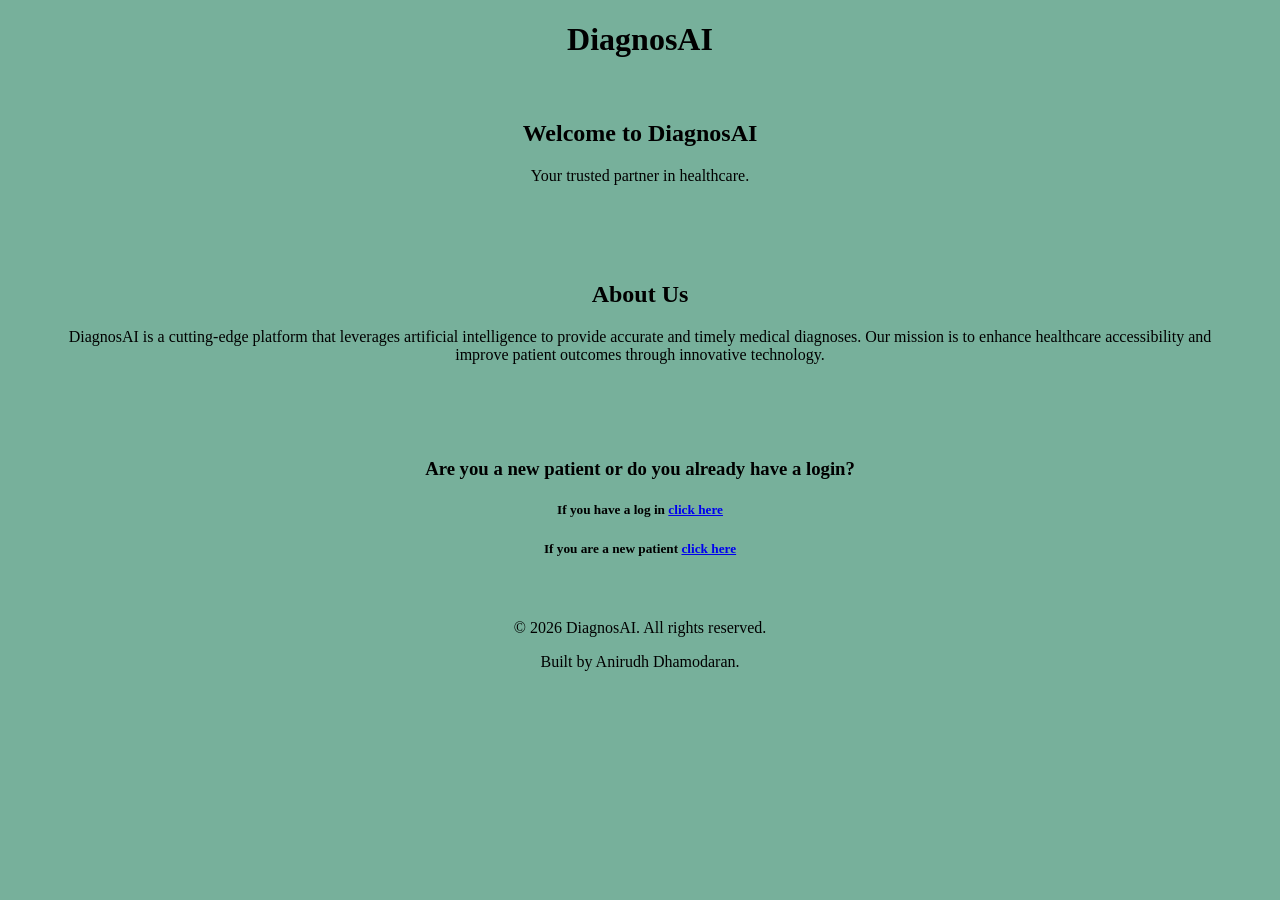
<file: index.html>
<!DOCTYPE html>
<html lang="en">
<head>
    <meta charset="UTF-8">
    <meta name="viewport" content="width=device-width, initial-scale=1.0">
    <title>KinCare</title>
    <link rel="stylesheet" href="style.css">
    <script src="script.js"></script>
</head>
<body>
    <header>
        <h1>DiagnosAI</h1>
    </header>
    <main>
        <section id="home">
            <h2>Welcome to DiagnosAI</h2>
            <p>Your trusted partner in healthcare.</p>
        </section>
        <section id="about">
            <h2>About Us</h2>
            <p>DiagnosAI is a cutting-edge platform that leverages artificial intelligence to provide accurate and timely medical diagnoses. Our mission is to enhance healthcare accessibility and improve patient outcomes through innovative technology.</p>
        </section>
        <section id="patient_details">
            <h3>Are you a new patient or do you already have a login?</h3>
            <h5> If you have a log in <a href="login.html">click here</a></h5>
            <h5> If you are a new patient <a href="register.html">click here</a></h5>
        </section>
    </main>
    <footer>
        <p>&copy; 2026 DiagnosAI. All rights reserved.</p>
        <p>Built by Anirudh Dhamodaran.</p>
    </footer>
</body>
</html>
</file>
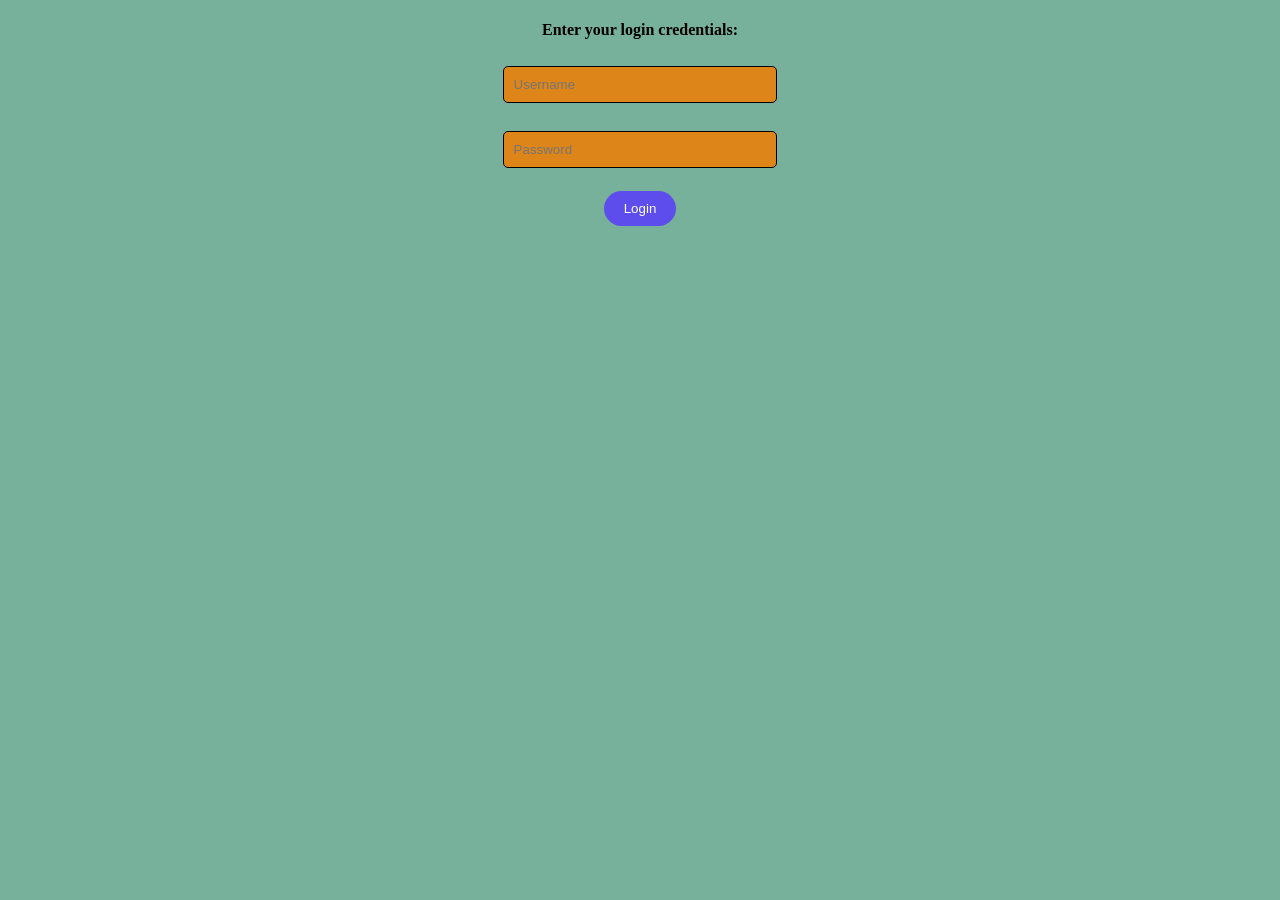
<file: login.html>
<!DOCTYPE html>
<html lang="en">
<head>
    <meta charset="UTF-8">
    <meta name="viewport" content="width=device-width, initial-scale=1.0">
    <title>Login - DiagnosAI</title>
    <link rel="stylesheet" href="style.css">
</head>
<body>
    <h4>Enter your login credentials:</h4>
    <form id="LoginForm" action="/login" method="post">
        <input type="text" id="username" name="username" placeholder="Username" required><br><br>
        <input type="password" id="password" name="password" placeholder="Password" required><br><br>
        <button type="submit" onclick="login_validate()">Login</button>
    </form>
    <script src="script.js"></script>
</body>
</html>
</file>
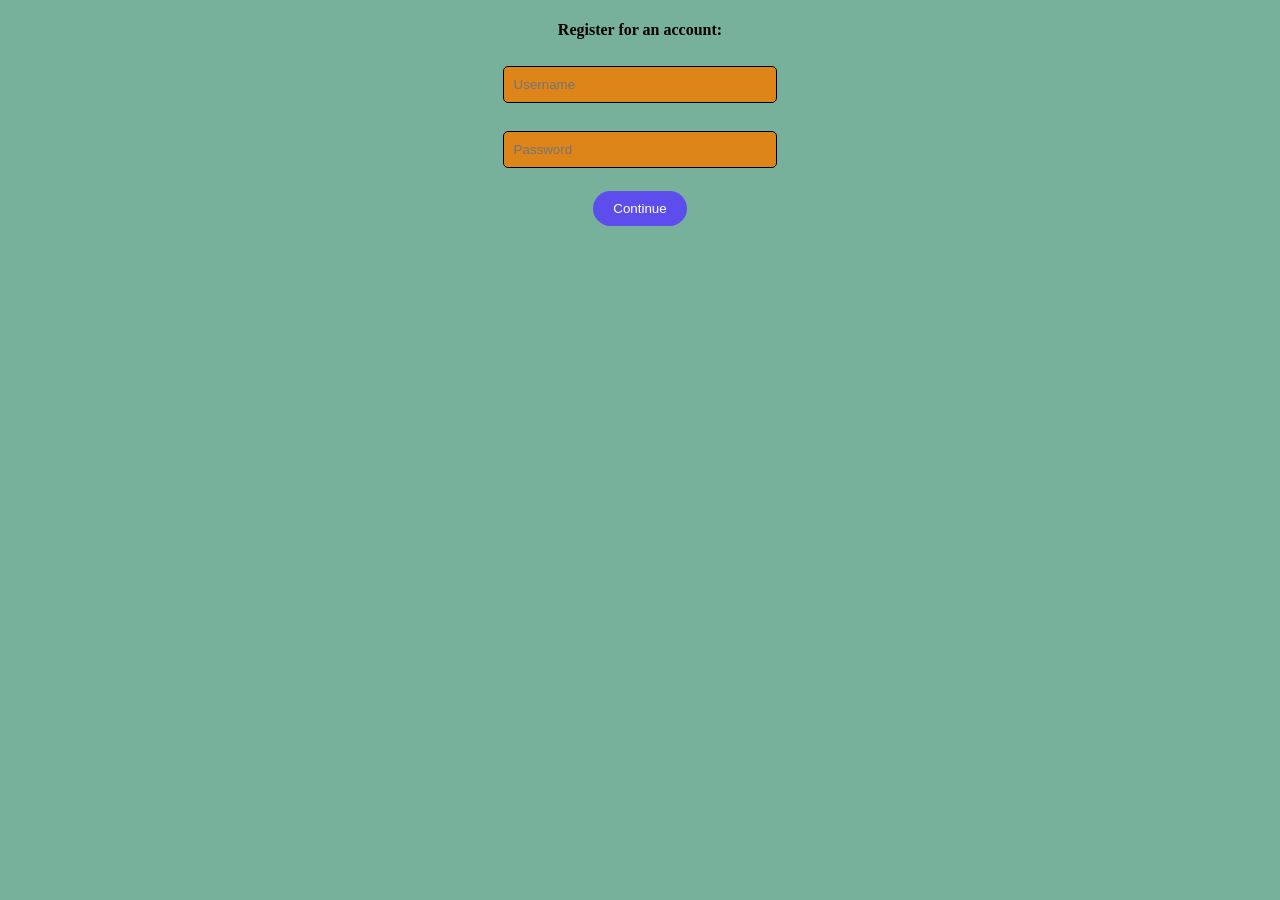
<file: register.html>
<!DOCTYPE html>
<html lang="en">
<head>
    <meta charset="UTF-8">
    <meta name="viewport" content="width=device-width, initial-scale=1.0">
    <title>Register - DiagnosAI</title>
    <link rel="stylesheet" href="style.css">
</head>
<body>
    <h4>Register for an account:</h4>
    <form id="RegisterForm" action="/register" method="post">
        <div id="accountDetails">
            <input type="text" id="username" name="username" placeholder="Username" required><br><br>
            <input type="password" id="password" name="password" placeholder="Password" required><br><br>
            <button type="button" id="continueButton">Continue
            </button>
        </div>
        <div id="importantDetails" style="display: none;">
            <h4>Enter your important details:</h4>
            <input type="text" id="full_name" name="full_name" placeholder="Full Name" required><br><br>
            <input type="email" id="email" name="email" placeholder="Email" required><br><br>
            <input type="date" id="dob" name="dob" required><br><br>
            <select id="gender" name="gender" required>
                <option value="">Select Gender</option>
                <option value="Male">Male</option>
                <option value="Female">Female</option>
                <option value="Other">Other</option>
            </select>
            <br><br>
            <select id="blood_type" name="blood_type" required>
                <option value="">Select Blood Type</option>
                <option value="A+">A+</option>
                <option value="A-">A-</option>
                <option value="B+">B+</option>
                <option value="B-">B-</option>
                <option value="AB+">AB+</option>
                <option value="AB-">AB-</option>
                <option value="O+">O+</option>
                <option value="O-">O-</option>
            </select>
            <br><br>
            <input type="text" id="allergies" name="allergies" placeholder="Allergies" required><br><br>
            <input type="text" id="medical_conditions" name="medical_conditions" placeholder="Medical Conditions" required><br><br>
            <input type="text" id="emergency_contact" name="emergency_contact" placeholder="Emergency Contact" required><br><br>
            <input type="text" id="address" name="address" placeholder="Address" required><br><br>
            <input type="text" id="phone_number" name="phone_number" placeholder="Phone Number" required><br><br>
            <button type="submit">Submit</button>
        </div>
    </form>
    <script src="script.js"></script>
</body>
</html>
</file>
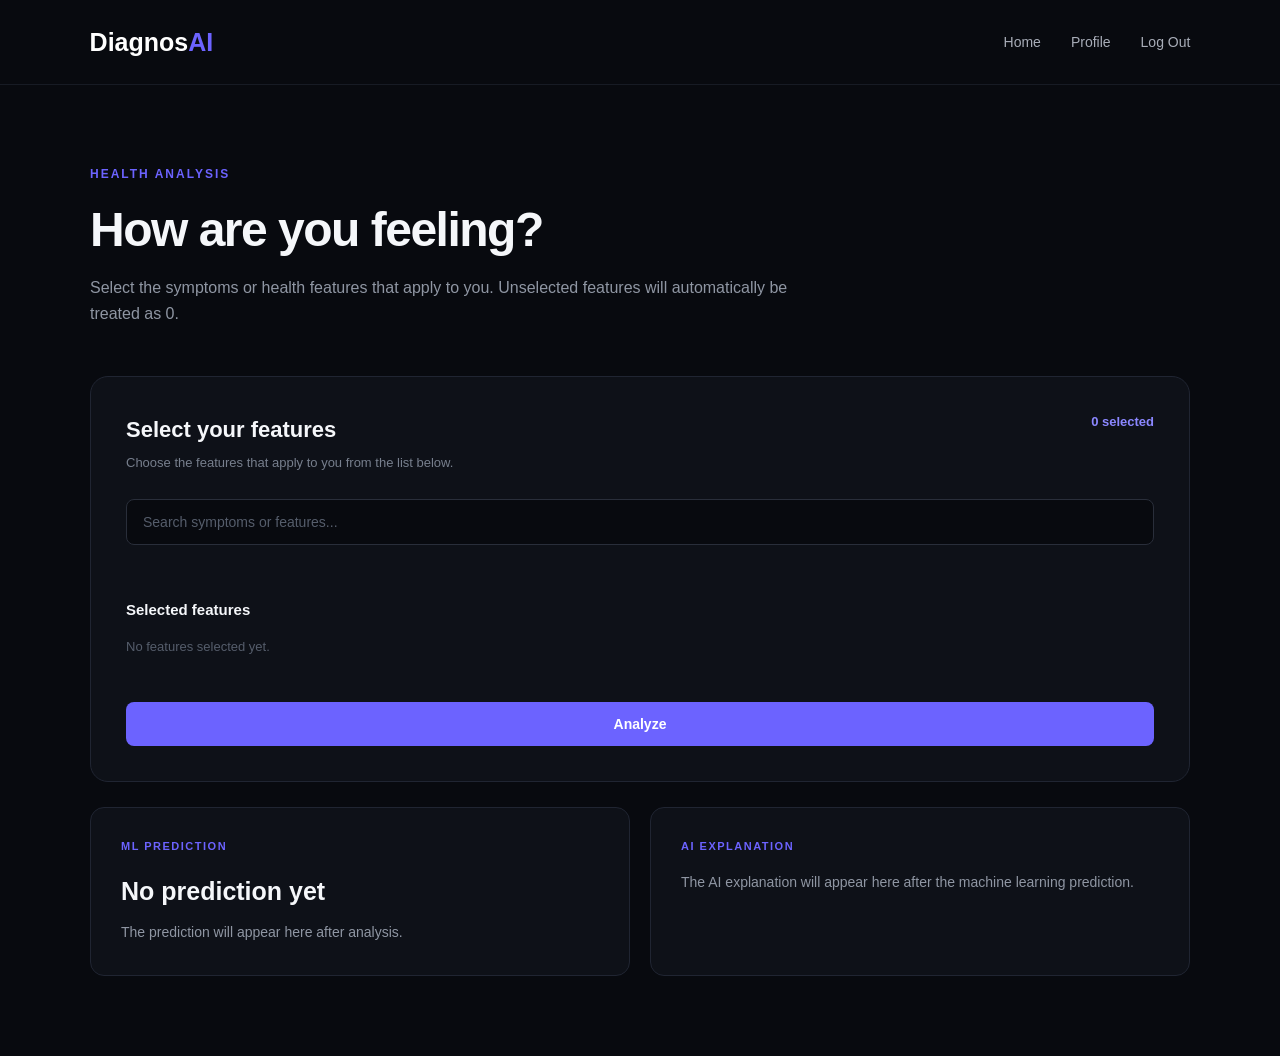
<file: frontend/dashboard.html>
<!DOCTYPE html>
<html lang="en">
<head>
    <meta charset="UTF-8">
    <meta name="viewport" content="width=device-width, initial-scale=1.0">

    <title>Health Analysis - DiagnosAI</title>

    <link rel="icon" type="image/png" href="images/logo.png">

    <link rel="stylesheet" href="style.css">
</head>

<body class="dashboard-page">

    <header class="dashboard-navbar">

        <a href="index.html" class="dashboard-logo">
            Diagnos<span>AI</span>
        </a>

        <nav>
            <a href="index.html">Home</a>
            <a href="#">Profile</a>
            <a href="login.html">Log Out</a>
        </nav>

    </header>


    <main class="dashboard-container">

        <section class="dashboard-heading">

            <p class="eyebrow">HEALTH ANALYSIS</p>

            <h1>How are you feeling?</h1>

            <p>
                Select the symptoms or health features that apply to you.
                Unselected features will automatically be treated as 0.
            </p>

        </section>


        <section class="feature-section">

            <div class="feature-header">

                <div>
                    <h2>Select your features</h2>

                    <p>
                        Choose the features that apply to you from the list below.
                    </p>
                </div>

                <span id="selectedCount">
                    0 selected
                </span>

            </div>


            <div class="feature-selector">

                <input
                    type="text"
                    id="featureSearch"
                    placeholder="Search symptoms or features..."
                >

                <div id="featureList" class="feature-list">

                    <!-- Features will be added here with JavaScript -->

                </div>

            </div>


            <div class="selected-section">

                <h3>Selected features</h3>

                <div id="selectedFeatures" class="selected-features">

                    <p class="empty-message">
                        No features selected yet.
                    </p>

                </div>

            </div>


            <button
                id="analyzeButton"
                class="analyze-button"
                type="button"
            >
                Analyze
            </button>

        </section>


        <section class="results-section">

            <div class="result-card">

                <p class="result-label">ML PREDICTION</p>

                <h2 id="diagnosis">
                    No prediction yet
                </h2>

                <p>
                    The prediction will appear here after analysis.
                </p>

            </div>


            <div class="result-card">

                <p class="result-label">AI EXPLANATION</p>

                <p id="explanation">
                    The AI explanation will appear here after the
                    machine learning prediction.
                </p>

            </div>

        </section>

    </main>


    <script src="script.js"></script>

</body>
</html>
</file>
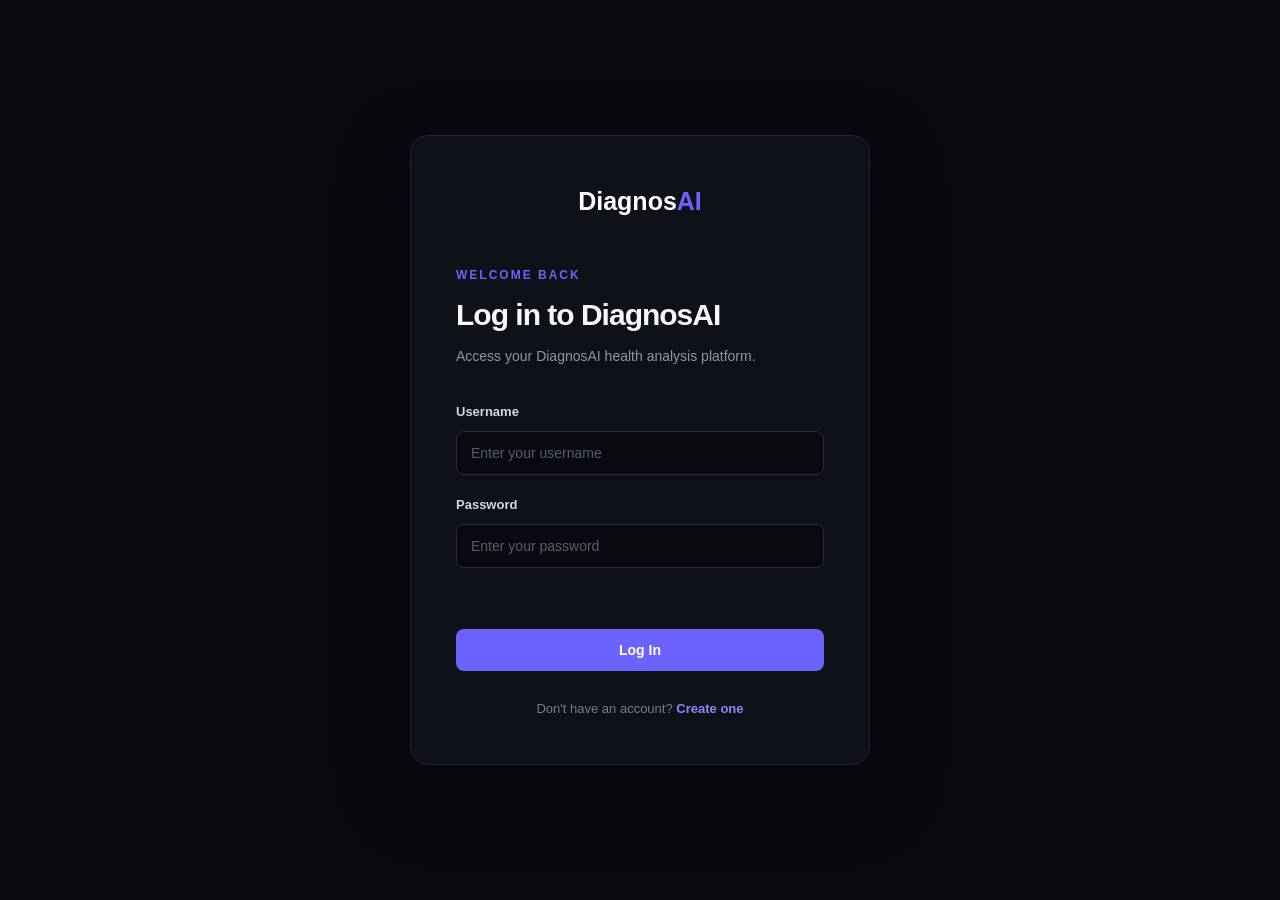
<file: frontend/login.html>
<!DOCTYPE html>
<html lang="en">
<head>
    <meta charset="UTF-8">
    <meta name="viewport" content="width=device-width, initial-scale=1.0">

    <title>Login - DiagnosAI</title>

    <link rel="icon" type="image/png" href="images/logo.png">

    <link rel="stylesheet" href="style.css">
</head>

<body class="auth-page">

    <main class="auth-container">

        <div class="auth-card">

            <a href="index.html" class="auth-logo">
                Diagnos<span>AI</span>
            </a>

            <div class="auth-heading">

                <p class="eyebrow">WELCOME BACK</p>

                <h1>Log in to DiagnosAI</h1>

                <p>
                    Access your DiagnosAI health analysis platform.
                </p>

            </div>


            <form id="LoginForm">

                <div class="form-group">

                    <label for="username">Username</label>

                    <input
                        type="text"
                        id="username"
                        name="username"
                        placeholder="Enter your username"
                        required
                    >

                </div>


                <div class="form-group">

                    <label for="password">Password</label>

                    <input
                        type="password"
                        id="password"
                        name="password"
                        placeholder="Enter your password"
                        required
                    >

                </div>

                <p id="loginMessage" class="form-message"></p>


                <button
                    type="submit"
                    class="auth-button"
                >
                    Log In
                </button>

            </form>


            <p class="auth-footer">
                Don't have an account?
                <a href="register.html">Create one</a>
            </p>

        </div>

    </main>


    <script src="script.js"></script>

</body>
</html>
</file>
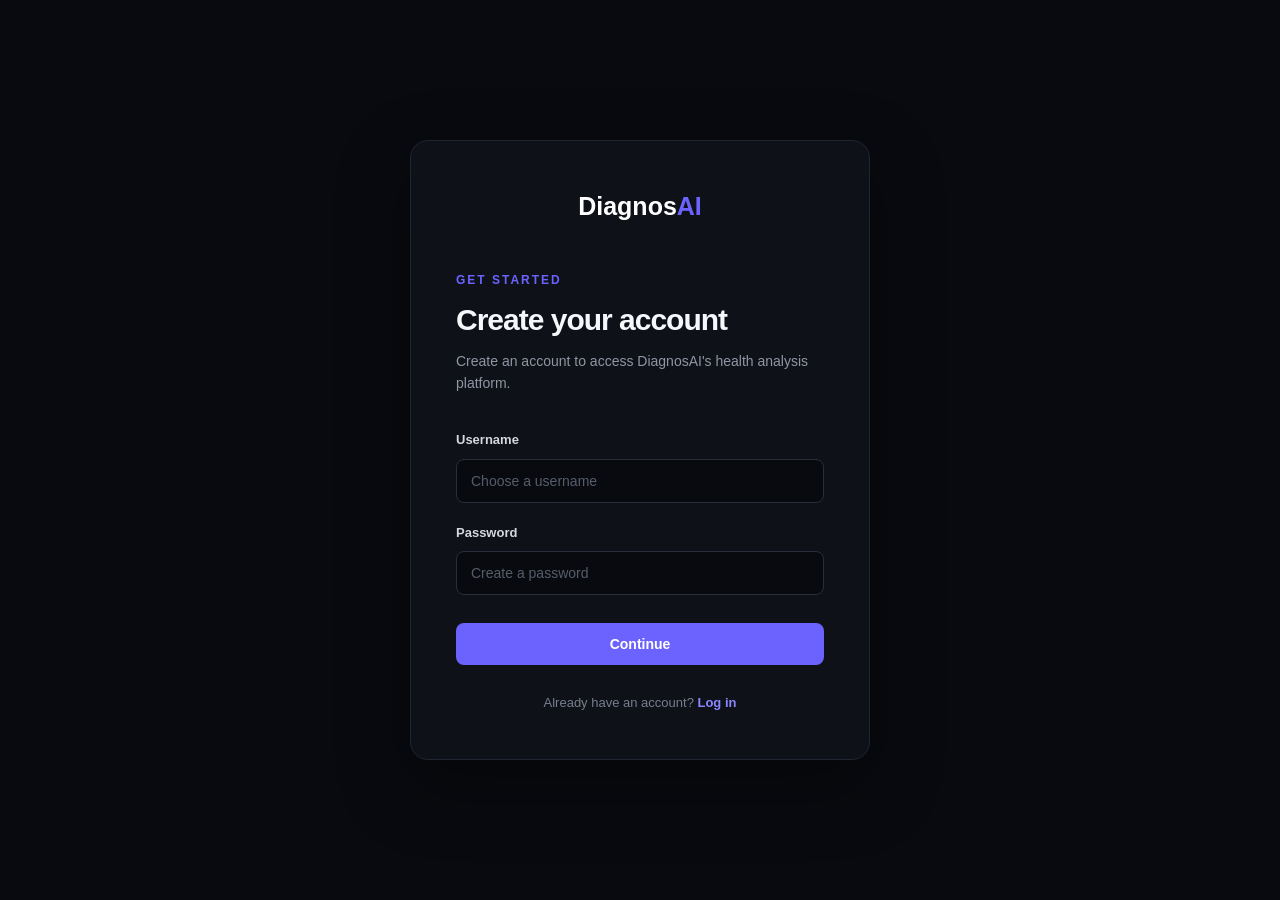
<file: frontend/register.html>
<!DOCTYPE html>
<html lang="en">
<head>
    <meta charset="UTF-8">
    <meta name="viewport" content="width=device-width, initial-scale=1.0">

    <title>Create Account - DiagnosAI</title>

    <link rel="icon" type="image/png" href="images/logo.png">

    <link rel="stylesheet" href="style.css">
</head>

<body class="auth-page">

    <main class="auth-container">

        <div class="auth-card">

            <a href="index.html" class="auth-logo">
                Diagnos<span>AI</span>
            </a>

            <div class="auth-heading">
                <p class="eyebrow">GET STARTED</p>

                <h1>Create your account</h1>

                <p>
                    Create an account to access DiagnosAI's
                    health analysis platform.
                </p>
            </div>


            <form id="RegisterForm">


                <div id="accountDetails">

                    <div class="form-group">

                        <label for="username">Username</label>

                        <input
                            type="text"
                            id="username"
                            name="username"
                            placeholder="Choose a username"
                            required
                        >

                    </div>


                    <div class="form-group">

                        <label for="password">Password</label>

                        <input
                            type="password"
                            id="password"
                            name="password"
                            placeholder="Create a password"
                            required
                        >

                    </div>


                    <button
                        type="button"
                        id="continueButton"
                        class="auth-button"
                    >
                        Continue
                    </button>

                </div>



                <div id="importantDetails" style="display: none;">

                    <div class="form-group">

                        <label for="full_name">Full Name</label>

                        <input
                            type="text"
                            id="full_name"
                            name="full_name"
                            placeholder="Enter your full name"
                            required
                        >

                    </div>


                    <div class="form-group">

                        <label for="email">Email</label>

                        <input
                            type="email"
                            id="email"
                            name="email"
                            placeholder="Enter your email"
                            required
                        >

                    </div>


                    <div class="form-group">

                        <label for="dob">Date of Birth</label>

                        <input
                            type="date"
                            id="dob"
                            name="dob"
                            required
                        >

                    </div>


                    <div class="form-group">

                        <label for="gender">Gender</label>

                        <select id="gender" name="gender" required>

                            <option value="">Select gender</option>
                            <option value="Male">Male</option>
                            <option value="Female">Female</option>
                            <option value="Other">Other</option>

                        </select>

                    </div>


                    <div class="form-group">

                        <label for="blood_type">Blood Type</label>

                        <select id="blood_type" name="blood_type" required>

                            <option value="">Select blood type</option>
                            <option value="A+">A+</option>
                            <option value="A-">A-</option>
                            <option value="B+">B+</option>
                            <option value="B-">B-</option>
                            <option value="AB+">AB+</option>
                            <option value="AB-">AB-</option>
                            <option value="O+">O+</option>
                            <option value="O-">O-</option>

                        </select>

                    </div>


                    <div class="form-group">

                        <label for="phone_number">Phone Number</label>

                        <input
                            type="tel"
                            id="phone_number"
                            name="phone_number"
                            placeholder="Enter your phone number"
                            required
                        >

                    </div>


                    <button
                        type="submit"
                        class="auth-button"
                    >
                        Create Account
                    </button>

                </div>

            </form>


            <p class="auth-footer">
                Already have an account?
                <a href="login.html">Log in</a>
            </p>

        </div>

    </main>


    <script src="script.js"></script>

</body>
</html>
</file>
<file: style.css>
body {
    background-color: #1b7a5797;
    align-items: center;
    text-align: center;
}

section {
    margin: 20px;
    padding: 20px;
    color: #000000;
    border-radius: 10px;
}

button {
    background-color: #43e250;
    color: #0b56ad;
    border: none;
    padding: 10px 20px;
    border-radius: 5px;
    cursor: pointer;
}

input, textarea {
    padding: 10px;
    width: 20%;
    margin: 5px;
    border-radius: 5px;
    border: 1px solid #000000;
    background-color: #dd8519;
}

nav {
    background-color: #f64a4a;
    border-radius: 10px;
    padding: 10px;
    display: inline-block;
    justify-content: space-between;
}

ul {
    list-style-type: none;
    padding: 20px;
    gap: 10px;
    display: flex;
    justify-content: space-between;
}

button:hover {
    background-color: #0b56ad;
    color: #43e250;
}

button {
    background-color: #5d4ded;
    color: #ffffff;
    border-radius: 100px;
    padding: 10px 20px;
}

select {
    background-color: #dd8519;
    width: 15%;
    padding: 10px;
    border-radius: 20px;
}
</file>
<file: frontend/style.css>
* {
    margin: 0;
    padding: 0;
    box-sizing: border-box;
}

html {
    scroll-behavior: smooth;
}

body {
    font-family: Arial, Helvetica, sans-serif;
    background: #080a0f;
    color: #f5f7fa;
    line-height: 1.6;
}


/* =========================
   NAVIGATION
   ========================= */

.navbar {
    width: 100%;
    padding: 22px 7%;
    display: flex;
    align-items: center;
    justify-content: space-between;
    border-bottom: 1px solid #171b24;
    background: #080a0f;
    position: sticky;
    top: 0;
    z-index: 100;
}

.logo {
    display: flex;
    align-items: center;
}

.logo img {
    width: 150px;
    height: auto;
    display: block;
}

.footer-logo span {
    color: #6c63ff;
}

.navbar nav {
    display: flex;
    align-items: center;
    gap: 30px;
}

.navbar nav a {
    color: #a8adb8;
    text-decoration: none;
    font-size: 14px;
    transition: 0.2s ease;
}

.navbar nav a:hover {
    color: #ffffff;
}

.navbar .login-link {
    color: #ffffff;
}

.nav-button {
    background: #6c63ff;
    color: #ffffff !important;
    padding: 10px 18px;
    border-radius: 8px;
}

.nav-button:hover {
    background: #7a72ff;
}


/* =========================
   HERO
   ========================= */

.hero {
    min-height: 720px;
    padding: 100px 7%;
    display: flex;
    align-items: center;
    justify-content: space-between;
    gap: 80px;
}

.hero-content {
    max-width: 650px;
}

.eyebrow {
    color: #6c63ff;
    font-size: 12px;
    font-weight: 700;
    letter-spacing: 2px;
    margin-bottom: 20px;
}

.hero h1 {
    font-size: clamp(45px, 5vw, 72px);
    line-height: 1.05;
    letter-spacing: -3px;
    margin-bottom: 28px;
}

.hero h1 span {
    display: block;
    color: #8b87ff;
}

.hero-description {
    max-width: 570px;
    color: #9ca3af;
    font-size: 17px;
    line-height: 1.8;
    margin-bottom: 35px;
}

.hero-buttons {
    display: flex;
    align-items: center;
    gap: 15px;
}

.primary-button,
.secondary-button {
    text-decoration: none;
    padding: 13px 22px;
    border-radius: 8px;
    font-size: 14px;
    font-weight: 600;
    transition: 0.2s ease;
}

.primary-button {
    background: #6c63ff;
    color: #ffffff;
}

.primary-button:hover {
    background: #7a72ff;
    transform: translateY(-2px);
}

.secondary-button {
    border: 1px solid #292e3a;
    color: #d5d8df;
}

.secondary-button:hover {
    border-color: #555c6b;
    background: #10131a;
}


/* =========================
   HERO ANALYSIS CARD
   ========================= */

.hero-visual {
    width: 420px;
    flex-shrink: 0;
}

.analysis-card {
    background: #0e1118;
    border: 1px solid #202532;
    border-radius: 18px;
    padding: 30px;
    box-shadow: 0 25px 70px rgba(0, 0, 0, 0.35);
}

.card-header {
    color: #d8dbe2;
    font-size: 14px;
    font-weight: 600;
    padding-bottom: 25px;
    border-bottom: 1px solid #202532;
    display: flex;
    align-items: center;
    gap: 10px;
}

.status-dot {
    width: 8px;
    height: 8px;
    background: #6c63ff;
    border-radius: 50%;
}

.analysis-step {
    display: flex;
    align-items: center;
    gap: 18px;
    padding: 20px 0;
}

.step-number {
    width: 40px;
    height: 40px;
    border: 1px solid #303644;
    border-radius: 10px;
    display: flex;
    align-items: center;
    justify-content: center;
    color: #8b87ff;
    font-size: 12px;
    font-weight: 700;
    flex-shrink: 0;
}

.analysis-step h3 {
    font-size: 15px;
    margin-bottom: 3px;
}

.analysis-step p {
    color: #777f8d;
    font-size: 12px;
}

.connector {
    width: 1px;
    height: 20px;
    background: #303644;
    margin-left: 20px;
}


/* =========================
   HOW IT WORKS
   ========================= */

.how-it-works {
    padding: 110px 7%;
    border-top: 1px solid #171b24;
    border-bottom: 1px solid #171b24;
}

.section-heading {
    max-width: 650px;
    margin-bottom: 55px;
}

.section-heading h2,
.about h2 {
    font-size: 42px;
    line-height: 1.15;
    letter-spacing: -1.5px;
    margin-bottom: 18px;
}

.section-heading > p:last-child {
    color: #8f96a3;
    font-size: 16px;
}

.steps {
    display: grid;
    grid-template-columns: repeat(3, 1fr);
    gap: 20px;
}

.step-card {
    background: #0e1118;
    border: 1px solid #202532;
    border-radius: 14px;
    padding: 30px;
    transition: 0.2s ease;
}

.step-card:hover {
    border-color: #3a4050;
    transform: translateY(-4px);
}

.step-icon {
    color: #6c63ff;
    font-size: 13px;
    font-weight: 700;
    margin-bottom: 35px;
}

.step-card h3 {
    font-size: 19px;
    margin-bottom: 12px;
}

.step-card p {
    color: #8f96a3;
    font-size: 14px;
    line-height: 1.7;
}


/* =========================
   ABOUT
   ========================= */

.about {
    padding: 120px 7%;
}

.about-content {
    max-width: 850px;
}

.about h2 {
    font-size: 45px;
    max-width: 800px;
}

.about p:not(.eyebrow) {
    color: #8f96a3;
    font-size: 16px;
    line-height: 1.8;
    max-width: 750px;
    margin-bottom: 18px;
}


/* =========================
   FOOTER
   ========================= */

footer {
    border-top: 1px solid #171b24;
    padding: 35px 7%;
    display: flex;
    align-items: center;
    justify-content: space-between;
    color: #666d79;
    font-size: 12px;
}

.footer-logo {
    color: #ffffff;
    font-size: 17px;
    font-weight: 700;
}


/* =========================
   RESPONSIVE DESIGN
   ========================= */

@media (max-width: 900px) {

    .navbar nav {
        gap: 15px;
    }

    .hero {
        flex-direction: column;
        align-items: flex-start;
        padding-top: 80px;
    }

    .hero-visual {
        width: 100%;
        max-width: 500px;
    }

    .steps {
        grid-template-columns: 1fr;
    }

}

@media (max-width: 650px) {

    .navbar {
        padding: 18px 5%;
    }

    .navbar nav a:not(.nav-button) {
        display: none;
    }

    .hero {
        padding: 70px 5%;
    }

    .hero h1 {
        font-size: 45px;
        letter-spacing: -2px;
    }

    .hero-buttons {
        flex-direction: column;
        align-items: stretch;
    }

    .primary-button,
    .secondary-button {
        text-align: center;
    }

    .how-it-works,
    .about {
        padding: 80px 5%;
    }

    .section-heading h2,
    .about h2 {
        font-size: 34px;
    }

    footer {
        flex-direction: column;
        gap: 10px;
        text-align: center;
    }

}

/* =========================
   AUTHENTICATION PAGES
   ========================= */

.auth-page {
    min-height: 100vh;
    display: flex;
    align-items: center;
    justify-content: center;
    padding: 40px 20px;
    background: #080a0f;
}

.auth-container {
    width: 100%;
    max-width: 460px;
}

.auth-card {
    background: #0e1118;
    border: 1px solid #202532;
    border-radius: 18px;
    padding: 45px;
    box-shadow: 0 25px 70px rgba(0, 0, 0, 0.35);
}

.auth-logo {
    display: block;
    width: fit-content;
    margin: 0 auto 45px;
    color: #ffffff;
    font-size: 25px;
    font-weight: 700;
    text-decoration: none;
}

.auth-logo span {
    color: #6c63ff;
}

.auth-heading {
    margin-bottom: 35px;
}

.auth-heading .eyebrow {
    margin-bottom: 12px;
}

.auth-heading h1 {
    font-size: 30px;
    line-height: 1.2;
    letter-spacing: -1px;
    margin-bottom: 12px;
}

.auth-heading p:last-child {
    color: #8f96a3;
    font-size: 14px;
    line-height: 1.6;
}

.form-group {
    margin-bottom: 20px;
}

.form-group label {
    display: block;
    color: #d5d8df;
    font-size: 13px;
    font-weight: 600;
    margin-bottom: 8px;
}

.form-group input,
.form-group select {
    width: 100%;
    padding: 13px 14px;
    margin: 0;
    border: 1px solid #292e3a;
    border-radius: 8px;
    background: #080a0f;
    color: #f5f7fa;
    font-size: 14px;
    outline: none;
    transition: 0.2s ease;
}

.form-group input::placeholder {
    color: #555d6b;
}

.form-group input:focus,
.form-group select:focus {
    border-color: #6c63ff;
    box-shadow: 0 0 0 3px rgba(108, 99, 255, 0.1);
}

.form-group select {
    cursor: pointer;
}

.form-group select option {
    background: #0e1118;
    color: #f5f7fa;
}

.auth-button {
    width: 100%;
    margin-top: 8px;
    padding: 13px;
    border: none;
    border-radius: 8px;
    background: #6c63ff;
    color: #ffffff;
    font-size: 14px;
    font-weight: 600;
    cursor: pointer;
    transition: 0.2s ease;
}

.form-message {
    margin: 10px 0 15px;
    color: #ff6b6b;
    font-size: 13px;
    min-height: 18px;
}

.auth-button:hover {
    background: #7a72ff;
    transform: translateY(-1px);
}

.auth-footer {
    margin-top: 28px;
    text-align: center;
    color: #777f8d;
    font-size: 13px;
}

.auth-footer a {
    color: #8b87ff;
    text-decoration: none;
    font-weight: 600;
}

.auth-footer a:hover {
    color: #a09cff;
}


/* Registration second page */

#importantDetails {
    margin-top: 5px;
}


/* Mobile */

@media (max-width: 500px) {

    .auth-card {
        padding: 30px 22px;
    }

    .auth-heading h1 {
        font-size: 26px;
    }

}

/* =========================
   DASHBOARD
   ========================= */

.dashboard-page {
    min-height: 100vh;
    background: #080a0f;
}

.dashboard-navbar {
    width: 100%;
    padding: 22px 7%;
    display: flex;
    align-items: center;
    justify-content: space-between;
    border-bottom: 1px solid #171b24;
    background: #080a0f;
}

.dashboard-logo {
    color: #ffffff;
    font-size: 25px;
    font-weight: 700;
    text-decoration: none;
}

.dashboard-logo span {
    color: #6c63ff;
}

.dashboard-navbar nav {
    display: flex;
    gap: 30px;
}

.dashboard-navbar nav a {
    color: #a8adb8;
    text-decoration: none;
    font-size: 14px;
}

.dashboard-navbar nav a:hover {
    color: #ffffff;
}


/* =========================
   DASHBOARD CONTENT
   ========================= */

.dashboard-container {
    width: 86%;
    max-width: 1100px;
    margin: 0 auto;
    padding: 80px 0;
}

.dashboard-heading {
    max-width: 700px;
    margin-bottom: 50px;
}

.dashboard-heading h1 {
    font-size: 48px;
    line-height: 1.1;
    letter-spacing: -1.5px;
    margin-bottom: 18px;
}

.dashboard-heading p:last-child {
    color: #8f96a3;
    font-size: 16px;
}


/* =========================
   FEATURE SECTION
   ========================= */

.feature-section {
    background: #0e1118;
    border: 1px solid #202532;
    border-radius: 18px;
    padding: 35px;
}

.feature-header {
    display: flex;
    justify-content: space-between;
    align-items: flex-start;
    gap: 20px;
    margin-bottom: 25px;
}

.feature-header h2 {
    font-size: 22px;
    margin-bottom: 6px;
}

.feature-header p {
    color: #777f8d;
    font-size: 13px;
}

#selectedCount {
    color: #8b87ff;
    font-size: 13px;
    font-weight: 600;
}


/* =========================
   FEATURE SEARCH
   ========================= */

.feature-selector input {
    width: 100%;
    padding: 14px 16px;
    border: 1px solid #292e3a;
    border-radius: 8px;
    background: #080a0f;
    color: #f5f7fa;
    font-size: 14px;
    outline: none;
}

.feature-selector input::placeholder {
    color: #555d6b;
}

.feature-selector input:focus {
    border-color: #6c63ff;
    box-shadow: 0 0 0 3px rgba(108, 99, 255, 0.1);
}


/* =========================
   FEATURE LIST
   ========================= */

.feature-list {
    display: grid;
    grid-template-columns: repeat(2, 1fr);
    gap: 10px;
    margin-top: 18px;
    max-height: 350px;
    overflow-y: auto;
    padding-right: 5px;
}

.feature-item {
    padding: 13px 15px;
    border: 1px solid #292e3a;
    border-radius: 8px;
    background: #080a0f;
    color: #c7cbd3;
    font-size: 13px;
    cursor: pointer;
    transition: 0.2s ease;
}

.feature-item:hover {
    border-color: #555c6b;
}

.feature-item.selected {
    border-color: #6c63ff;
    background: #11101f;
    color: #ffffff;
}


/* =========================
   SELECTED FEATURES
   ========================= */

.selected-section {
    margin-top: 35px;
}

.selected-section h3 {
    font-size: 15px;
    margin-bottom: 15px;
}

.selected-features {
    display: flex;
    flex-wrap: wrap;
    gap: 8px;
    min-height: 35px;
}

.selected-feature {
    padding: 7px 11px;
    border-radius: 6px;
    background: #17152b;
    border: 1px solid #35305f;
    color: #b7b3ff;
    font-size: 12px;
}

.empty-message {
    color: #555d6b;
    font-size: 13px;
}


/* =========================
   ANALYZE BUTTON
   ========================= */

.analyze-button {
    width: 100%;
    margin-top: 30px;
    padding: 14px;
    border: none;
    border-radius: 8px;
    background: #6c63ff;
    color: #ffffff;
    font-size: 14px;
    font-weight: 600;
    cursor: pointer;
    transition: 0.2s ease;
}

.analyze-button:hover {
    background: #7a72ff;
    transform: translateY(-1px);
}


/* =========================
   RESULTS
   ========================= */

.results-section {
    display: grid;
    grid-template-columns: 1fr 1fr;
    gap: 20px;
    margin-top: 25px;
}

.result-card {
    background: #0e1118;
    border: 1px solid #202532;
    border-radius: 14px;
    padding: 30px;
}

.result-label {
    color: #6c63ff;
    font-size: 11px;
    font-weight: 700;
    letter-spacing: 1.5px;
    margin-bottom: 15px;
}

.result-card h2 {
    font-size: 25px;
    margin-bottom: 10px;
}

.result-card p:last-child {
    color: #8f96a3;
    font-size: 14px;
    line-height: 1.7;
}


/* =========================
   DASHBOARD RESPONSIVE
   ========================= */

@media (max-width: 700px) {

    .dashboard-navbar {
        padding: 18px 5%;
    }

    .dashboard-navbar nav {
        gap: 15px;
    }

    .dashboard-navbar nav a {
        font-size: 12px;
    }

    .dashboard-container {
        width: 90%;
        padding: 60px 0;
    }

    .dashboard-heading h1 {
        font-size: 38px;
    }

    .feature-section {
        padding: 25px;
    }

    .feature-list {
        grid-template-columns: 1fr;
    }

    .results-section {
        grid-template-columns: 1fr;
    }

}
</file>
